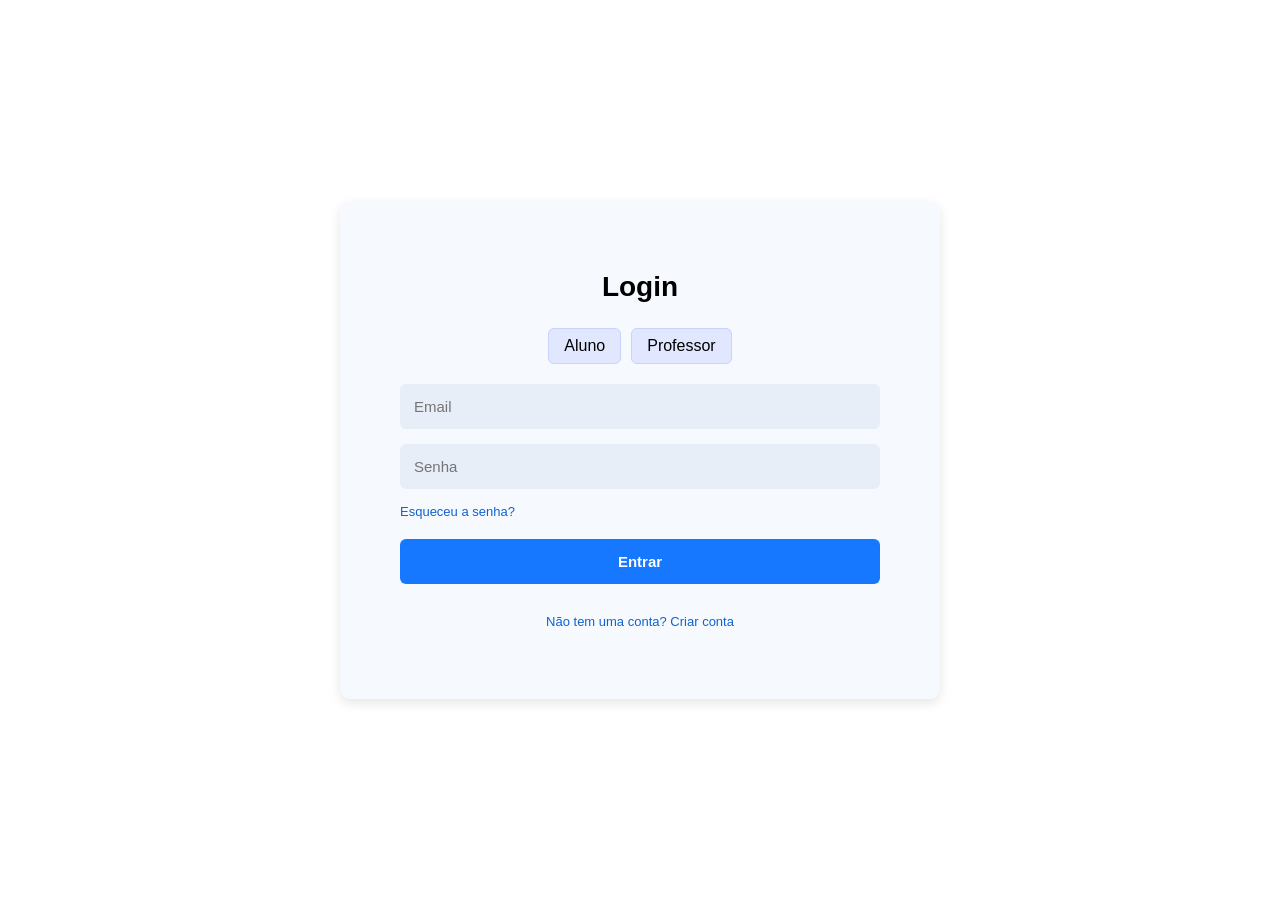
<file: projeto-nostromo_alpha_v0/index.html>
<!DOCTYPE html>
<html lang="pt-br">
<head>
    <meta charset="UTF-8">
    <meta name="viewport" content="width=device-width, initial-scale=1.0">
    <title>Login</title>
    <link rel="stylesheet" href="style.css">
    <style>
        /* Estilos básicos para a mensagem de feedback */
        #login-message {
            text-align: center;
            font-size: 0.9em;
        }
        .success {
            color: green;
        }
        .error {
            color: red;
        }

        /* Campos "falsos" escondidos (ajudam a evitar autofill) */
        .hidden-autofill {
            position: absolute;
            left: -9999px;
            top: -9999px;
            width: 1px;
            height: 1px;
            overflow: hidden;
            opacity: 0;
            pointer-events: none;
        }
    </style>
</head>
<body>
    
    <div class="login-container">
        <div class="login-box">
            <h2>Login</h2>
            <div class="radio-group">
  <input type="radio" id="aluno" name="tipo" value="aluno">
  <label for="aluno">Aluno</label>

  <input type="radio" id="professor" name="tipo" value="professor">
  <label for="professor">Professor</label>
</div>


            <!-- Definir autocomplete="off" no form e adicionar campos falsos para "enganar" o autofill -->
            <form id="login-form" autocomplete="off" novalidate>
                <!-- Campos falsos para reduzir a probabilidade do navegador preencher automaticamente -->
                <input class="hidden-autofill" type="text" name="fake-username" id="fake-username" autocomplete="username" tabindex="-1" aria-hidden="true">
                <input class="hidden-autofill" type="password" name="fake-password" id="fake-password" autocomplete="current-password" tabindex="-1" aria-hidden="true">

                <!-- Campos reais -->
                <input
                    type="email"
                    id="login-email"
                    name="email"
                    placeholder="Email"
                    required
                    autocomplete="off"
                    autocorrect="off"
                    autocapitalize="off"
                    spellcheck="false"
                >
                <input
                    type="password"
                    id="login-password"
                    name="password"
                    placeholder="Senha"
                    required
                    autocomplete="new-password"
                >
                
                <!-- Parágrafo para exibir mensagens de sucesso ou erro -->
                <p id="login-message"></p>

                <a href="#" class="forgot-password">Esqueceu a senha?</a>
                <button type="submit">Entrar</button>
            </form>
            <div class="signup-link">
                <!-- Link atualizado para a página de cadastro -->
                <a href="cadastro.html">Não tem uma conta? Criar conta</a>
            </div>
        </div>
    </div>

    <!-- Script DEFER garante que o JS só rode depois do HTML carregar -->
    <script>
    // Pequeno script para evitar/autolimpar autofill persistente do navegador.
    // Estratégia:
    // 1) Limpa valores já preenchidos.
    // 2) Temporariamente altera o atributo autocomplete para um valor aleatório,
    //    o que costuma impedir o browser de reaplicar o autofill.
    // 3) Restaura para os valores desejados depois de um curto delay.
    (function() {
        function preventAutofill() {
            try {
                const email = document.getElementById('login-email');
                const pass = document.getElementById('login-password');

                // Limpar valores que já possam ter sido preenchidos
                if (email) email.value = '';
                if (pass) pass.value = '';

                // Forçar atributos a um valor "não reconhecível" temporariamente
                if (email) {
                    email.setAttribute('autocomplete', 'nope-' + Math.random().toString(36).slice(2));
                }
                if (pass) {
                    pass.setAttribute('autocomplete', 'nope-' + Math.random().toString(36).slice(2));
                }

                // Reverter para os atributos desejados passado um pequeno delay
                setTimeout(function() {
                    if (email) {
                        email.setAttribute('autocomplete', 'off');
                    }
                    if (pass) {
                        pass.setAttribute('autocomplete', 'new-password');
                    }
                }, 250);
            } catch (e) {
                // Se algo falhar, não bloqueamos o app; apenas log para depuração
                console.warn('preventAutofill error:', e);
            }
        }

        // Executar em DOMContentLoaded e pageshow (para lidar com bfcache/back-forward)
        window.addEventListener('DOMContentLoaded', preventAutofill);
        window.addEventListener('pageshow', preventAutofill);
    })();
    </script>

    <script src="login.js" defer></script>
</body>
</html>
</file>
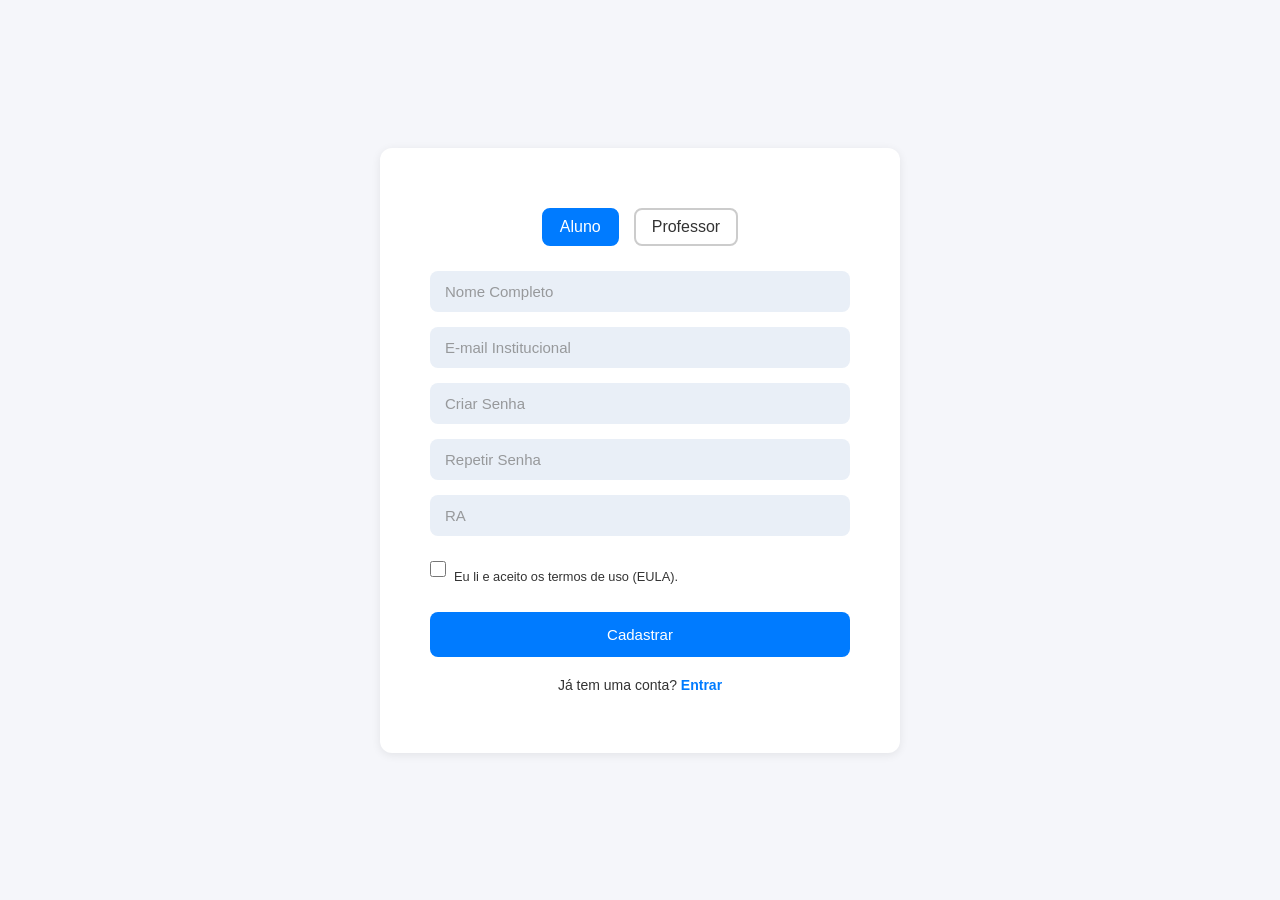
<file: projeto-nostromo_alpha_v0/cadastro.html>
<!DOCTYPE html>
<html lang="pt-BR">
<head>
    <meta charset="UTF-8">
    <meta name="viewport" content="width=device-width, initial-scale=1.0">
    <title>Cadastro</title>
    <link rel="stylesheet" href="style_cadastro.css">
    <style>
        /* Esconde o formulário de professor por padrão */
        #form-professor {
            display: none;
        }
        /* Estilos para a mensagem de feedback */
        #register-message {
            text-align: center;
            font-size: 0.9em;
            margin-top: 10px;
        }
        .success {
            color: green;
        }
        .error {
            color: red;
        }
        .eula-box {
            font-size: 0.8em;
            margin: 10px 0;
        }
        /* Campos "falsos" escondidos (ajudam a evitar autofill) */
        .hidden-autofill {
            position: absolute;
            left: -9999px;
            top: -9999px;
            width: 1px;
            height: 1px;
            overflow: hidden;
            opacity: 0;
            pointer-events: none;
        }
    </style>
</head>
<body>
<div class="wrapper">
    <div class="form-container">
    <div class="radio-group">
        <input type="radio" id="radio-aluno" name="tipo" value="aluno" checked>
        <label class="radio-label" for="radio-aluno">Aluno</label>

        <input type="radio" id="radio-professor" name="tipo" value="professor">
        <label class="radio-label" for="radio-professor">Professor</label>
    </div>


    <!-- Parágrafo para exibir mensagens de sucesso ou erro -->
    <p id="register-message"></p>

    <div class="form-container">
        <!-- Formulário de Aluno -->
        <form id="form-aluno" class="form" autocomplete="off" novalidate>
            <!-- Campos falsos para reduzir autofill -->
            <input class="hidden-autofill" type="text" name="fake-username-aluno" id="fake-username-aluno" autocomplete="username" tabindex="-1" aria-hidden="true">
            <input class="hidden-autofill" type="password" name="fake-password-aluno" id="fake-password-aluno" autocomplete="current-password" tabindex="-1" aria-hidden="true">

            <input type="text" id="reg-aluno-name" name="name" placeholder="Nome Completo" required autocomplete="off">
            <input type="email" id="reg-aluno-email" name="email" placeholder="E-mail Institucional" required autocomplete="off"> 
            <input type="password" id="reg-aluno-pass1" name="password" placeholder="Criar Senha" required autocomplete="new-password">
            <input type="password" id="reg-aluno-pass2" name="password_confirm" placeholder="Repetir Senha" required autocomplete="new-password">
            <input type="text" id="reg-aluno-ra" name="ra" placeholder="RA" required autocomplete="off">
            <div class="eula-box">
                <input type="checkbox" id="reg-aluno-eula" name="agreed_eula" required>
                <label for="reg-aluno-eula">Eu li e aceito os termos de uso (EULA).</label>
            </div>
            <button type="submit" class="btn">Cadastrar</button>
        </form>
        
        <!-- Formulário de Professor -->
        <form id="form-professor" class="form" autocomplete="off" novalidate>
            <!-- Campos falsos para reduzir autofill -->
            <input class="hidden-autofill" type="text" name="fake-username-prof" id="fake-username-prof" autocomplete="username" tabindex="-1" aria-hidden="true">
            <input class="hidden-autofill" type="password" name="fake-password-prof" id="fake-password-prof" autocomplete="current-password" tabindex="-1" aria-hidden="true">

            <input type="text" id="reg-prof-name" name="name" placeholder="Nome Completo" required autocomplete="off">
            <input type="email" id="reg-prof-email" name="email" placeholder="E-mail Institucional" required autocomplete="off">
            <input type="password" id="reg-prof-pass1" name="password" placeholder="Criar Senha" required autocomplete="new-password">
            <input type="password" id="reg-prof-pass2" name="password_confirm" placeholder="Repetir Senha" required autocomplete="new-password">
            <input type="text" id="reg-prof-reg" name="registration_number" placeholder="Cadastro" required autocomplete="off">
            <div class="eula-box">
                <input type="checkbox" id="reg-prof-eula" name="agreed_eula" required>
                <label for="reg-prof-eula">Eu li e aceito os termos de uso (EULA).</label>
            </div>
            <button type="submit" class="btn">Cadastrar</button>
        </form>
    </div>
    
    <div class="login-link">
        <a href="index.html">Já tem uma conta? <span>Entrar</span></a>
    </div>
</div>

<script>
/*
  Script anti-autofill:
  - Limpa valores já preenchidos automaticamente
  - Temporariamente define autocomplete para um valor aleatório (reduce autofill attempts)
  - Reverte para os atributos desejados após um pequeno delay
  Funciona para ambos formulários (aluno e professor) e lida com bfcache (pageshow).
*/
(function() {
    function preventAutofillForForm(formId, emailInputId, passInputIds) {
        try {
            const form = document.getElementById(formId);
            if (!form) return;

            // Campos de email e passwords reais
            const emailEl = document.getElementById(emailInputId);
            const passEls = passInputIds.map(id => document.getElementById(id)).filter(Boolean);

            // Limpar valores já preenchidos
            if (emailEl) emailEl.value = '';
            passEls.forEach(el => el.value = '');

            // Temporariamente "quebrar" o autocomplete para este formulário
            if (emailEl) emailEl.setAttribute('autocomplete', 'nope-' + Math.random().toString(36).slice(2));
            passEls.forEach(el => el.setAttribute('autocomplete', 'nope-' + Math.random().toString(36).slice(2)));

            // Reverter depois de um pequeno delay para os valores desejados
            setTimeout(() => {
                if (emailEl) emailEl.setAttribute('autocomplete', 'off');
                passEls.forEach(el => el.setAttribute('autocomplete', 'new-password'));
            }, 250);
        } catch (e) {
            console.warn('preventAutofillForForm error:', e);
        }
    }

    function preventAutofill() {
        // Aluno: email id = reg-aluno-email, senha ids = reg-aluno-pass1, reg-aluno-pass2
        preventAutofillForForm('form-aluno', 'reg-aluno-email', ['reg-aluno-pass1', 'reg-aluno-pass2']);

        // Professor: email id = reg-prof-email, senha ids = reg-prof-pass1, reg-prof-pass2
        preventAutofillForForm('form-professor', 'reg-prof-email', ['reg-prof-pass1', 'reg-prof-pass2']);
    }

    window.addEventListener('DOMContentLoaded', preventAutofill);
    window.addEventListener('pageshow', preventAutofill);
})();
</script>

<script src="cadastro.js" defer></script>
</body>
</html>
</file>
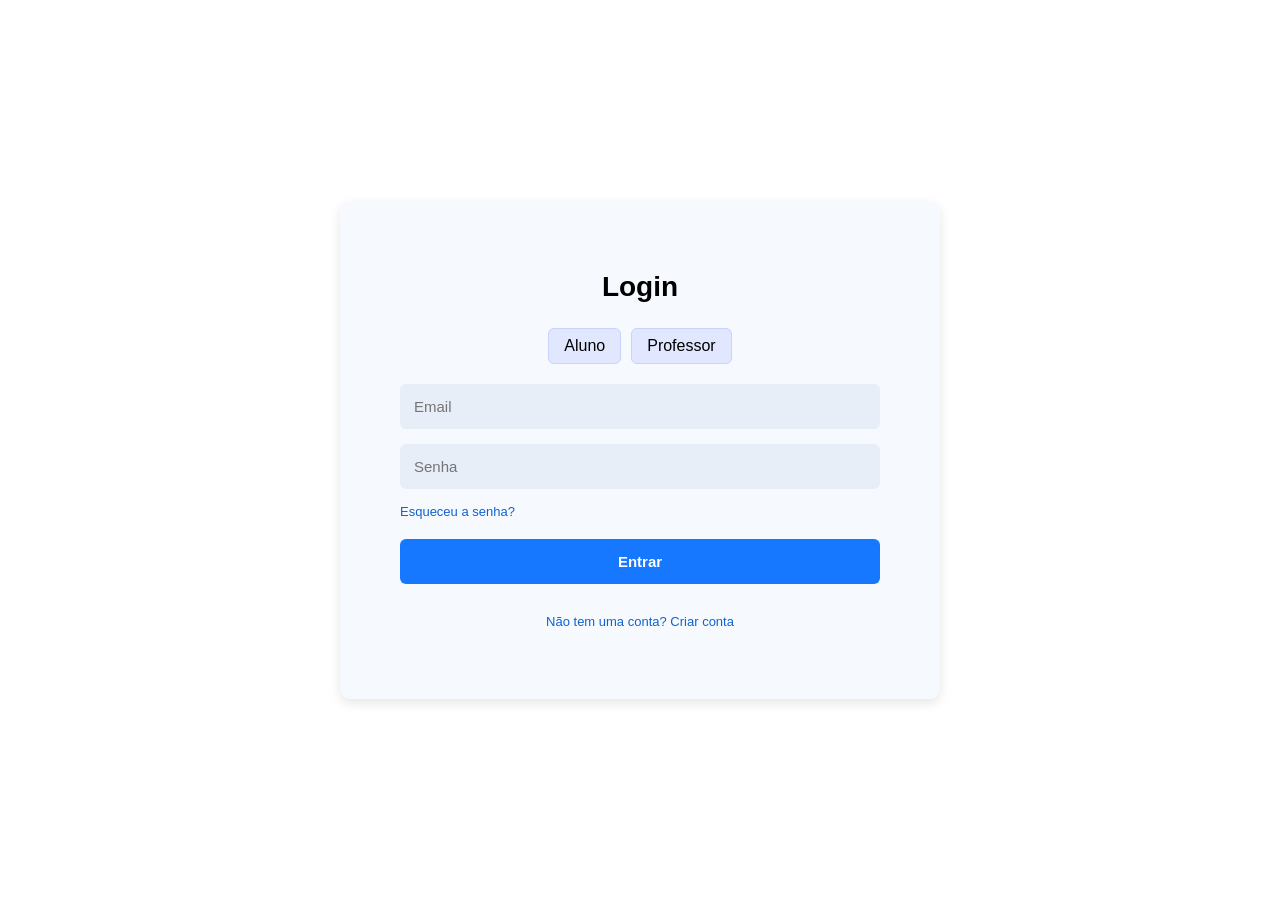
<file: projeto-nostromo_alpha_v0/main.html>
<!DOCTYPE html>
<html lang="pt-br">
<head>
  <meta charset="UTF-8">
  <meta name="viewport" content="width=device-width, initial-scale=1.0">
  <title>Painel Acadêmico</title>
  
  <!-- Importando a fonte Poppins -->
  <link rel="preconnect" href="https://fonts.googleapis.com">
  <link rel="preconnect" href="https://fonts.gstatic.com" crossorigin>
  <link href="https://fonts.googleapis.com/css2?family=Poppins:wght@400;600&display=swap" rel="stylesheet">

  <!-- Linkando ao arquivo main.css externo -->
  <link rel="stylesheet" href="main.css">
  
</head>
<body>
    <div class="container">
        <header>
            <!-- O JavaScript irá preencher este h1 -->
            <h1 id="welcome-message">Carregando...</h1>
            <p>Acesse seus recursos acadêmicos.</p>
        </header>

        <main>
            <div class="cards">
                <!-- Card de Notas (com alerta JS) -->
                <div class="card notas" id="card-notas">
                    <div class="icon">🎓</div>
                    <h2>Notas</h2>
                    <p>Suas notas</p>
                </div>

                <!-- Card de Salas (Link para salas.html) -->
                <a href="salas.html" class="card-link">
                    <div class="card salas">
                        <div class="icon">👥</div>
                        <h2>Salas</h2>
                        <p>Salas de aula</p>
                    </div>
                </a>
            </div>
        </main>
    </div>

    <footer>
        <nav class="bottom-nav">
            <!-- Link Home (Ativo) -->
            <a href="main.html" class="active">
                <div class="nav-icon">🏠</div>
                <span>Home</span>
            </a>
            <!-- Link Notas (com alerta JS) -->
            <a href="#" id="nav-notas">
                <div class="nav-icon">🎓</div>
                <span>Notas</span>
            </a>
            <!-- Link Salas -->
            <a href="salas.html">
                <div class="nav-icon">👥</div>
                <span>Salas</span>
            </a>
            <!-- Link Perfil (NOVO) -->
            <a href="perfil.html">
                <div class="nav-icon">👤</div>
                <span>Perfil</span>
            </a>
        </nav>
    </footer>

    <!-- SCRIPT DE AUTENTICAÇÃO E LÓGICA DA PÁGINA -->
    <script>
        // Espera o DOM (a página) carregar
        document.addEventListener("DOMContentLoaded", async () => {
            const welcomeMessage = document.getElementById("welcome-message");
            
            // --- 1. VERIFICAÇÃO DE AUTENTICAÇÃO ---
            try {
                // Tenta buscar os dados do perfil.
                // 'credentials: "include"' é ESSENCIAL para enviar o cookie HttpOnly
                const response = await fetch("http://127.0.0.1:5000/api/profile", {
                    method: "GET",
                    headers: {
                        "Content-Type": "application/json",
                    },
                    // Esta linha diz ao navegador para enviar o cookie seguro (HttpOnly)
                    credentials: "include" 
                });

                if (response.ok) {
                    // Se o cookie for válido (OK 200)
                    const userData = await response.json();
                    // Preenche a mensagem de boas-vindas
                    welcomeMessage.textContent = `Bem-vindo(a), ${userData.name}!`;
                
                } else {
                    // Se o cookie for inválido ou inexistente (401, 404, etc)
                    // Redireciona para o login
                    console.log("Não autenticado. Redirecionando para login.");
                    window.location.href = "index.html"; 
                }
            } catch (error) {
                // Erro de rede (servidor offline, etc)
                console.error("Erro de conexão ao buscar perfil:", error);
                welcomeMessage.textContent = "Erro de conexão.";
                // Também redireciona se não conseguir conectar ao servidor
                window.location.href = "index.html";
            }

            // --- 2. Lógica para os botões "Notas" (placeholders) ---
            document.getElementById("card-notas").addEventListener("click", () => {
                alert("Módulo de Notas em construção!");
            });
            document.getElementById("nav-notas").addEventListener("click", (e) => {
                e.preventDefault(); // Impede o link de navegar
                alert("Módulo de Notas em construção!");
            });
        });
    </script>
</body>
</html>
</file>
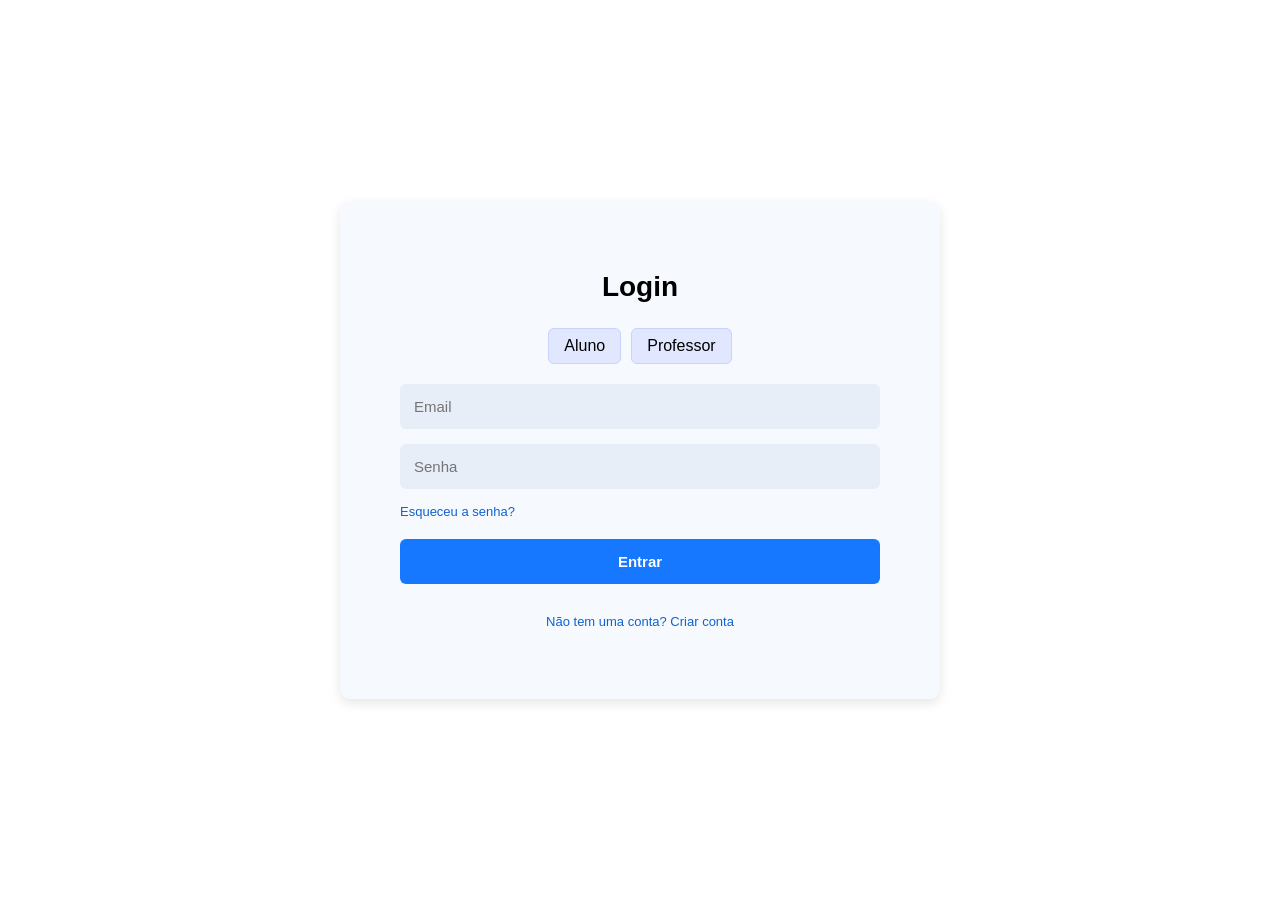
<file: projeto-nostromo_alpha_v0/perfil.html>
<!DOCTYPE html>
<html lang="pt-br">
<head>
    <meta charset="UTF-8">
    <meta name="viewport" content="width=device-width, initial-scale=1.0">
    <title>Meu Perfil</title>
    <!-- Link para o seu CSS de perfil -->
    <link rel="stylesheet" href="perfil.css">
</head>
<body>
    <div class="container">
        <header>
            <!-- O JavaScript irá preencher este h1 -->
            <h1 id="profile-name">Carregando Perfil...</h1>
            <!-- O JavaScript irá preencher este p -->
            <p id="profile-email">...</p>
        </header>

        <main>
            <div class="profile-info">
                <h2>Informações da Conta</h2>
                <div class="info-item">
                    <strong>Nome:</strong>
                    <!-- O JS preenche aqui -->
                    <span id="info-name">...</span>
                </div>
                <div class="info-item">
                    <strong>Email:</strong>
                    <!-- O JS preenche aqui -->
                    <span id="info-email">...</span>
                </div>
                <div class="info-item">
                    <strong>Tipo de Conta:</strong>
                    <!-- O JS preenche aqui -->
                    <span id="info-type">...</span>
                </div>
            </div>

            <!-- NOVOS BOTÕES DE AÇÃO -->
            <div class="actions-container">
                <!-- Botão de Sair (Logout) -->
                <button id="logout-button" class="btn btn-logout">Sair (Logout)</button>
                
                <!-- Botão de Excluir Conta -->
                <button id="delete-button" class="btn btn-delete">Excluir Conta</button>
            </div>
        </main>
    </div>

    <footer>
        <nav class="bottom-nav">
            <!-- Link Home -->
            <a href="main.html">
                <div class="nav-icon">🏠</div>
                <span>Home</span>
            </a>
            <!-- Link Notas (Placeholder) -->
            <a href="#" id="nav-notas-perfil">
                <div class="nav-icon">🎓</div>
                <span>Notas</span>
            </a>
            <!-- Link Salas -->
            <a href="salas.html">
                <div class="nav-icon">👥</div>
                <span>Salas</span>
            </a>
            <!-- Link Perfil (Ativo) -->
            <a href="perfil.html" class="active">
                <div class="nav-icon">👤</div>
                <span>Perfil</span>
            </a>
        </nav>
    </footer>

    <!-- SCRIPT DE AUTENTICAÇÃO E LÓGICA DA PÁGINA -->
    <script>
        // Espera o DOM (a página) carregar
        document.addEventListener("DOMContentLoaded", async () => {
            
            // --- 1. VERIFICAÇÃO DE AUTENTICAÇÃO E CARREGAMENTO DE DADOS ---
            let currentUserEmail = null; // Vamos guardar o email para a função de exclusão
            let currentUserType = null;  // Vamos guardar o tipo para a função de exclusão

            try {
                // Tenta buscar os dados do perfil (enviando o cookie automaticamente)
                const response = await fetch("http://127.0.0.1:5000/api/profile", {
                    method: "GET",
                    headers: { "Content-Type": "application/json" },
                    credentials: "include" // ESSENCIAL para enviar o cookie HttpOnly
                });

                if (response.ok) {
                    // Se o cookie for válido (OK 200)
                    const userData = await response.json();
                    
                    // Guarda os dados para uso posterior (na exclusão)
                    currentUserEmail = userData.email;
                    currentUserType = userData.user_type;

                    // Preenche todos os campos na página
                    document.getElementById("profile-name").textContent = `Perfil de ${userData.name}`;
                    document.getElementById("profile-email").textContent = userData.email;
                    document.getElementById("info-name").textContent = userData.name;
                    document.getElementById("info-email").textContent = userData.email;
                    // Converte 'student'/'teacher' para um formato amigável
                    document.getElementById("info-type").textContent = userData.user_type === 'student' ? 'Estudante' : 'Professor';
                
                } else {
                    // Se o cookie for inválido ou inexistente (401, etc)
                    console.log("Não autenticado. Redirecionando para login.");
                    window.location.href = "index.html"; // Redireciona para o login
                }
            } catch (error) {
                // Erro de rede (servidor offline, etc)
                console.error("Erro de conexão ao buscar perfil:", error);
                // Redireciona se não conseguir conectar
                window.location.href = "index.html";
            }

            // --- 2. LÓGICA DO BOTÃO DE LOGOUT ---
            const logoutButton = document.getElementById("logout-button");
            if (logoutButton) {
                logoutButton.addEventListener("click", async () => {
                    try {
                        // Chama a API de logout
                        await fetch("http://127.0.0.1:5000/api/logout", {
                            method: "POST",
                            credentials: "include" // Envia o cookie para o servidor invalidar
                        });
                    } catch (error) {
                        console.error("Erro ao fazer logout:", error);
                    } finally {
                        // Independentemente do resultado da API, limpa o front-end e redireciona
                        console.log("Logout efetuado. Redirecionando.");
                        window.location.href = "index.html";
                    }
                });
            }

            // --- 3. LÓGICA DO BOTÃO DE EXCLUIR CONTA ---
            const deleteButton = document.getElementById("delete-button");
            if (deleteButton) {
                deleteButton.addEventListener("click", async () => {
                    
                    // Pede confirmação dupla
                    const confirmDelete = confirm("ATENÇÃO!\nTem certeza que deseja excluir sua conta?\n\nEsta ação é irreversível e todos os seus dados serão perdidos.");
                    
                    if (confirmDelete && currentUserEmail && currentUserType) {
                        try {
                            // Chama a nova API de exclusão (DELETE)
                            const response = await fetch("http://127.0.0.1:5000/api/delete-account", {
                                method: "DELETE",
                                credentials: "include" // Envia o cookie para autenticação
                            });

                            if (response.ok) {
                                // Se a exclusão foi OK (200)
                                alert("Conta excluída com sucesso.");
                                console.log("Conta excluída. Redirecionando.");
                                window.location.href = "index.html"; // Redireciona
                            } else {
                                // Se deu erro (401, 500...)
                                const errorData = await response.json();
                                alert(`Erro ao excluir a conta: ${errorData.error}`);
                            }
                        } catch (error) {
                            console.error("Erro na requisição de exclusão:", error);
                            alert("Erro de conexão ao tentar excluir a conta.");
                        }
                    } else if (!confirmDelete) {
                        // Usuário cancelou
                        alert("Exclusão cancelada.");
                    }
                });
            }

            // --- 4. Lógica do placeholder "Notas" ---
            const navNotas = document.getElementById("nav-notas-perfil");
            if (navNotas) {
                navNotas.addEventListener("click", (e) => {
                    e.preventDefault();
                    alert("Módulo de Notas em construção!");
                });
            }
        });
    </script>
</body>
</html>
</file>
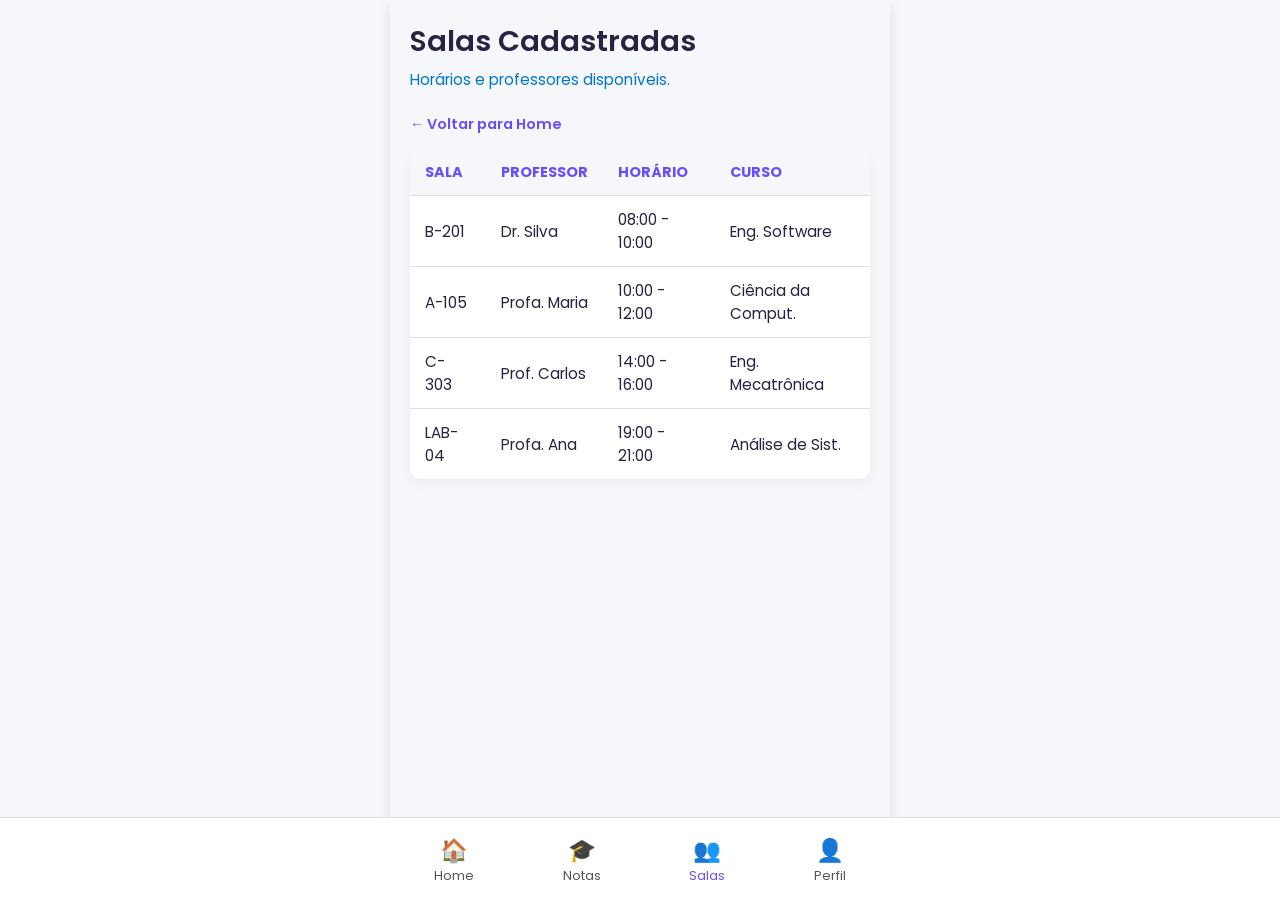
<file: projeto-nostromo_alpha_v0/salas.html>
<!DOCTYPE html>
<html lang="pt-br">
<head>
  <meta charset="UTF-8">
  <meta name="viewport" content="width=device-width, initial-scale=1.0">
  <title>Salas - Painel Acadêmico</title>
  
  <!-- Importando a fonte Poppins -->
  <link rel="preconnect" href="https://fonts.googleapis.com">
  <link rel="preconnect" href="https://fonts.gstatic.com" crossorigin>
  <link href="https://fonts.googleapis.com/css2?family=Poppins:wght@400;600&display=swap" rel="stylesheet">

  <!-- Chamando o arquivo CSS externo -->
  <link rel="stylesheet" href="salas.css">

</head>
<body>
  
  <div class="container">
<!-- ... (O restante do HTML permanece exatamente o mesmo) ... -->
    <header>
      <h1 id="header-title">Salas Cadastradas</h1>
      <p id="header-subtitle">Horários e professores disponíveis.</p>
    </header>

    <main>
      <!-- 
        TABELA DE SALAS (Visível) 
      -->
      <div id="view-salas">
        <div class="table-container">
          
          <!-- Botão de Voltar -->
          <a href="main.html" class="btn-back">&larr; Voltar para Home</a>

          <table class="rooms-table">
            <thead>
              <tr>
                <th>Sala</th>
                <th>Professor</th>
                <th>Horário</th>
                <th>Curso</th>
              </tr>
            </thead>
            <tbody>
              <!-- Dados de Exemplo -->
              <tr>
                <td>B-201</td>
                <td>Dr. Silva</td>
                <td>08:00 - 10:00</td>
                <td>Eng. Software</td>
              </tr>
              <tr>
                <td>A-105</td>
                <td>Profa. Maria</td>
                <td>10:00 - 12:00</td>
                <td>Ciência da Comput.</td>
              </tr>
              <tr>
                <td>C-303</td>
                <td>Prof. Carlos</td>
                <td>14:00 - 16:00</td>
                <td>Eng. Mecatrônica</td>
              </tr>
              <tr>
                <td>LAB-04</td>
                <td>Profa. Ana</td>
                <td>19:00 - 21:00</td>
                <td>Análise de Sist.</td>
              </tr>
            </tbody>
          </table>
        </div>
      </div>
    </main>
  </div>

  <footer>
    <nav class="bottom-nav">
      <!-- "Home" não está ativo -->
      <a href="main.html" id="nav-home">
        <div class="nav-icon">🏠</div>
        <span>Home</span>
      </a>
      <a href="#" id="nav-notas">
        <div class="nav-icon">🎓</div>
        <span>Notas</span>
      </a>
      <!-- "Salas" é o ativo -->
      <a href="#" class="active" id="nav-salas">
        <div class="nav-icon">👥</div>
        <span>Salas</span>
      </a>
      <a href="perfil.html">
        <div class="nav-icon">👤</div>
        <span>Perfil</span>
      </a>
    </nav>
  </footer>

  <!-- 
    SCRIPT (Opcional, apenas para o botão de Notas)
  -->
  <script>
    document.addEventListener('DOMContentLoaded', () => {
      const navNotas = document.getElementById('nav-notas');
      if (navNotas) {
        navNotas.addEventListener('click', (e) => {
          e.preventDefault();
          alert('A seção "Notas" ainda será implementada.');
        });
      }
    });
  </script>
</body>
</html>
</file>
<file: projeto-nostromo_alpha_v0/style.css>
/* ============================= */
/* RESET BÁSICO */
/* ============================= */
* {
  margin: 0;
  padding: 0;
  box-sizing: border-box;
}

/* ============================= */
/* BASE GERAL */
/* ============================= */
body {
  font-family: 'Segoe UI', sans-serif;
  display: flex;
  justify-content: center;
  align-items: center;
  min-height: 100vh;
  transition: background-color 0.3s, color 0.3s;
}

/* ============================= */
/* CONTAINER PRINCIPAL */
/* ============================= */
.login-container {
  background-color: #f6fafe;
  padding: 40px 30px;
  border-radius: 10px;
  width: 90%;
  max-width: 420px; /* 🔹 base inicial mais confortável */
  box-shadow: 0 4px 12px rgba(0, 0, 0, 0.1);
  transition: all 0.3s ease;
}

/* ============================= */
/* TÍTULO */
/* ============================= */
.login-box h2 {
  text-align: center;
  margin-bottom: 25px;
  color: #000;
}

/* ============================= */
/* INPUTS */
/* ============================= */
.login-box input[type="email"],
.login-box input[type="password"] {
  width: 100%;
  padding: 12px;
  margin-bottom: 15px;
  border: none;
  border-radius: 6px;
  background-color: #e7eef8;
  font-size: 14px;
}

/* ============================= */
/* BOTÕES DE SELEÇÃO (Aluno/Professor) */
/* ============================= */
.radio-group {
  display: flex;
  justify-content: center;
  gap: 10px;
  margin-bottom: 20px;
}

.radio-group input[type="radio"] {
  display: none;
}

.radio-group label {
  background-color: #e0e7ff;
  color: #000;
  padding: 8px 15px;
  border-radius: 6px;
  cursor: pointer;
  transition: all 0.3s ease;
  border: 1px solid #c7d2fe;
}

.radio-group input[type="radio"]:checked + label {
  background-color: #1677ff;
  color: #fff;
  font-weight: bold;
}



/* ============================= */
/* LINKS E BOTÕES */
/* ============================= */
.forgot-password {
  display: block;
  text-align: left;
  font-size: 13px;
  color: #0f62d1;
  margin-bottom: 20px;
  text-decoration: none;
}

.forgot-password:hover {
  text-decoration: underline;
}

.login-box button {
  width: 100%;
  padding: 12px;
  background-color: #1677ff;
  color: #fff;
  font-weight: bold;
  border: none;
  border-radius: 6px;
  font-size: 14px;
  cursor: pointer;
  transition: background-color 0.3s ease, transform 0.2s ease;
}

.login-box button:hover {
  background-color: #0f62d1;
  transform: scale(1.03);
}

  .radio:hover {
    background-color: #f0f0f0;
  }


.signup-link {
  margin-top: 30px;
  text-align: center;
  font-size: 13px;
}

.signup-link a {
  text-decoration: none;
  color: #0f62d1;
}

.signup-link a:hover {
  text-decoration: underline;
}

/* ============================= */
/* 🌙 DARK MODE */
/* ============================= */
@media (prefers-color-scheme: dark) {
  body {
    background-color: #1c1231;
    color: #e0e0e0;
  }

  .login-container {
    background-color: #2a1f3d;
    max-width: 520px; /* 🔹 agora igual ao modo claro */
    padding: 50px 40px;
    box-shadow: 0 0 20px rgba(0, 0, 0, 0.5);
  }

  .login-box h2 {
    color: #ffffff;
    font-weight: bold;
  }

  .login-box input[type="email"],
  .login-box input[type="password"] {
    background-color: #3b2a57;
    color: #fff;
  }

  .login-box input::placeholder {
    color: #bdbdbd;
  }

  .radio-group label {
    background-color: #2a1f3d;
    color: #ccc;
    border: 1px solid #4c3780;
  }

  .radio-group input[type="radio"]:checked + label {
    background-color: #4c3780;
    color: #fff;
  }

    .radio:hover {
    background-color: #3a2a55;
  }

  .forgot-password {
    color: #3399ff;
  }

  .login-box button {
    background-color: #007bff;
  }

  .login-box button:hover {
    background-color: #3399ff;
  }

  .signup-link {
    color: #ccc;
  }

  .signup-link a {
    color: #3399ff;
    font-weight: bold;
  }
}

/* ============================= */
/* 💻 RESPONSIVIDADE */
/* ============================= */
@media (min-width: 768px) {
  .login-container {
    max-width: 520px;
    padding: 60px 50px;
  }

  .login-box h2 {
    font-size: 26px;
  }

  .login-box input[type="email"],
  .login-box input[type="password"] {
    font-size: 15px;
    padding: 14px;
  }

  .login-box button {
    font-size: 15px;
    padding: 14px;
  }
}

@media (min-width: 1200px) {
  .login-container {
    max-width: 600px; /* 🔹 aumento sutil para monitores grandes */
    padding: 70px 60px;
  }

  .login-box h2 {
    font-size: 28px;
  }
}
</file>
<file: projeto-nostromo_alpha_v0/style_cadastro.css>
/* ============================= */
/* RESET BÁSICO */
/* ============================= */
* {
  margin: 0;
  padding: 0;
  box-sizing: border-box;
  font-family: "Segoe UI", sans-serif;
}

/* ============================= */
/* ESTILOS GERAIS (COMUNS AOS DOIS TEMAS) */
/* ============================= */
body {
  display: flex;
  justify-content: center;
  align-items: center;
  min-height: 100vh;
  transition: background-color 0.3s, color 0.3s;
}

.wrapper {
  border-radius: 12px;
  box-shadow: 0 0 20px rgba(0, 0, 0, 0.15);
  padding: 40px 30px;
  width: 100%;
  max-width: 520px;
  transition: background-color 0.3s, color 0.3s, box-shadow 0.3s;
}

/* ============================= */
/* RÁDIOS */
/* ============================= */
.radio-group {
  display: flex;
  justify-content: center;
  align-items: center;
  gap: 15px;
  margin-bottom: 25px;
}

.radio-group input[type="radio"] {
  display: none;
}

.radio-label {
  display: inline-block;
  padding: 8px 16px;
  border: 2px solid;
  border-radius: 8px;
  cursor: pointer;
  transition: all 0.3s ease;
  font-weight: 500;
  user-select: none;
}

.radio-group input[type="radio"]:checked + .radio-label {
  color: #fff;
}

/* ============================= */
/* CAMPOS */
/* ============================= */
.form input {
  width: 100%;
  padding: 12px 15px;
  margin-bottom: 15px;
  border: none;
  border-radius: 8px;
  font-size: 14px;
  transition: background-color 0.3s, color 0.3s;
}

.form input::placeholder {
  opacity: 0.7;
}

/* ============================= */
/* EULA */
/* ============================= */
.eula-box {
  display: flex;
  align-items: center;
  justify-content: flex-start;
  gap: 8px;
  text-align: left;
  font-size: 0.85em;
  margin: 10px 0 20px;
}

.eula-box input[type="checkbox"] {
  width: 16px;
  height: 16px;
  cursor: pointer;
}

/* ============================= */
/* BOTÃO */
/* ============================= */
.btn {
  width: 100%;
  border: none;
  border-radius: 8px;
  padding: 12px;
  font-size: 16px;
  cursor: pointer;
  margin-top: 10px;
  transition: background-color 0.3s, transform 0.2s;
}

.btn:hover {
  transform: scale(1.03);
}

/* ============================= */
/* LINK DE LOGIN */
/* ============================= */
.login-link {
  text-align: center;
  margin-top: 20px;
  font-size: 14px;
}

.login-link a {
  text-decoration: none;
  transition: color 0.3s;
}

/* ============================= */
/* 🌞 LIGHT MODE */
/* ============================= */
@media (prefers-color-scheme: light) {
  body {
    background-color: #f5f6fa;
    color: #333;
  }

  .wrapper {
    background-color: #ffffff;
    box-shadow: 0 2px 10px rgba(0, 0, 0, 0.08);
  }

  .radio-label {
    color: #333;
    border-color: #ccc;
    background-color: #fff;
  }

  .radio-label:hover {
    background-color: #f0f0f0;
  }

  .radio-group input[type="radio"]:checked + .radio-label {
    background-color: #007bff;
    border-color: #007bff;
  }

  .form input {
    background-color: #e9eff7;
    color: #000;
  }

  .btn {
    background-color: #007bff;
    color: #fff;
  }

  .btn:hover {
    background-color: #0056cc;
  }

  .login-link a {
    color: #333;
  }

  .login-link span {
    color: #007bff;
    font-weight: bold;
  }
}

/* ============================= */
/* 🌙 DARK MODE */
/* ============================= */
@media (prefers-color-scheme: dark) {
  body {
    background-color: #1c1231;
    color: #e0e0e0;
  }

  .wrapper {
    background-color: #2a1f3d;
    box-shadow: 0 0 20px rgba(0, 0, 0, 0.5);
  }

  .radio-label {
    border-color: #4c3780;
    color: #ccc;
    background-color: #2a1f3d;
  }

  .radio-label:hover {
    background-color: #3a2a55;
  }

  .radio-group input[type="radio"]:checked + .radio-label {
    background-color: #4c3780;
    border-color: #4c3780;
  }

  .form input {
    background-color: #3b2a57;
    color: #fff;
  }

  .btn {
    background-color: #007bff;
    color: white;
  }

  .btn:hover {
    background-color: #3399ff;
  }

  .login-link a {
    color: #ccc;
  }

  .login-link span {
    color: #3399ff;
    font-weight: bold;
  }
}

/* ============================= */
/* 💻 RESPONSIVIDADE */
/* ============================= */
@media (min-width: 768px) {
  .wrapper {
    padding: 50px 40px;
  }
}

@media (min-width: 1024px) {
  .wrapper {
    padding: 60px 50px;
  }

  .form input {
    font-size: 15px;
  }

  .btn {
    font-size: 15px;
    padding: 14px;
  }
}
</file>
<file: projeto-nostromo_alpha_v0/main.css>
/* ========================= */
/* RESET E BASE              */
/* ========================= */
* {
  margin: 0;
  padding: 0;
  box-sizing: border-box;
  font-family: 'Poppins', sans-serif;
}

body {
  background-color: #f5f7fa;
  display: flex;
  justify-content: center;
  align-items: center;
  flex-direction: column;
  min-height: 100vh;
  color: #2b2140;
  transition: background-color 0.3s ease, color 0.3s ease;
}

/* ========================= */
/* CONTAINER E HEADER        */
/* ========================= */
.container {
  background-color: #ffffff;
  box-shadow: 0 4px 12px rgba(0, 0, 0, 0.1);
  border-radius: 12px;
  padding: 30px 25px;
  width: 90%;
  max-width: 500px;
  margin-bottom: 80px; /* espaço para o footer fixo */
  transition: all 0.3s ease;
}

header {
  margin-bottom: 30px;
  text-align: center;
}

header h1 {
  font-size: 1.8rem;
  color: #2b2140;
  font-weight: 600;
}

header p {
  color: #0077cc;
  font-size: 0.95rem;
  margin-top: 5px;
}

/* ========================= */
/* CARDS                     */
/* ========================= */
.cards {
  display: flex;
  justify-content: center;
  align-items: center;
  gap: 25px;
  margin-top: 40px;
  flex-wrap: wrap;
}

.card-link {
  text-decoration: none;
}

.card {
  width: 160px;
  height: 130px;
  border-radius: 12px;
  display: flex;
  flex-direction: column;
  justify-content: center;
  align-items: center;
  cursor: pointer;
  transition: transform 0.2s ease, box-shadow 0.2s ease;
}

.card:hover {
  transform: scale(1.05);
  box-shadow: 0 6px 15px rgba(0, 0, 0, 0.15);
}

.card .icon {
  font-size: 2.2rem;
  margin-bottom: 10px;
}

.card h2 {
  font-size: 1.1rem;
  font-weight: 600;
}

.card p {
  font-size: 0.9rem;
  color: #555;
}

/* Cores específicas */
.card.notas {
  background-color: #ffe2cc;
  color: #5a2d00;
}

.card.salas {
  background-color: #cfeeff;
  color: #023047;
}

/* ========================= */
/* FOOTER / NAV INFERIOR     */
/* ========================= */
footer {
  background-color: #ffffff;
  border-top: 1px solid #e0e0e0;
  position: fixed;
  bottom: 0;
  width: 100%;
  z-index: 10;
  transition: background-color 0.3s ease;
}

.bottom-nav {
  display: flex;
  justify-content: space-around;
  padding: 10px 0;
  max-width: 600px;
  margin: 0 auto;
}

.bottom-nav a {
  text-decoration: none;
  color: #555;
  font-size: 0.85rem;
  display: flex;
  flex-direction: column;
  align-items: center;
  transition: color 0.3s;
  padding: 5px;
}

.bottom-nav a .nav-icon {
  font-size: 1.4rem;
}

.bottom-nav a.active {
  color: #6a4cff;
}

.bottom-nav a:hover {
  color: #8d6cff;
}

/* ========================= */
/* RESPONSIVIDADE DESKTOP    */
/* ========================= */
@media (min-width: 768px) {
  .container {
    max-width: 600px;
    padding: 40px;
  }

  header h1 {
    font-size: 2rem;
  }

  .card {
    width: 180px;
    height: 140px;
  }

  .bottom-nav a {
    font-size: 0.9rem;
  }
}

@media (min-width: 1024px) {
  body {
    background: linear-gradient(135deg, #eaf2ff 0%, #f8faff 100%);
  }

  .container {
    max-width: 720px;
    padding: 50px;
  }

  .card {
    width: 200px;
    height: 150px;
  }

  header h1 {
    font-size: 2.2rem;
  }
}

/* ========================= */
/* MODO DARK AUTOMÁTICO      */
/* ========================= */
@media (prefers-color-scheme: dark) {
  body {
    background-color: #1c1231;
    color: #f0f0f0;
  }

  .container {
    background-color: #2a1f3d;
    box-shadow: 0 0 18px rgba(0, 0, 0, 0.5);
  }

  header h1 {
    color: #ffffff;
  }

  header p {
    color: #6ec3ff;
  }

  .card.notas {
    background-color: #ffb68f;
    color: #3a1e0b;
  }

  .card.salas {
    background-color: #8fd4ff;
    color: #042a3a;
  }

  footer {
    background-color: #2a1f3d;
    border-top: 1px solid #3c2d55;
  }

  .bottom-nav a {
    color: #a8a0c5;
  }

  .bottom-nav a.active {
    color: #b78cff;
  }

  .bottom-nav a:hover {
    color: #d2b8ff;
  }
}
</file>
<file: projeto-nostromo_alpha_v0/perfil.css>
/* Estilo geral - MODO LIGHT */
* {
    margin: 0;
    padding: 0;
    box-sizing: border-box;
    font-family: 'Poppins', sans-serif;
}

body {
    background-color: #f5f7fa; /* Fundo claro suave */
    display: flex;
    justify-content: flex-start; /* em vez de center */
    align-items: center;
    color: #2b2140; /* Texto escuro principal */
    flex-direction: column;
    min-height: 100vh;
    padding-top: 30px; /* para dar espaço acima */
}

/* Container e header */
.container {
    width: 100%;
    max-width: 480px; /* Largura máxima para manter a aparência de app */
    box-shadow: 0 4px 12px rgba(0, 0, 0, 0.1);
    background-color: #ffffff;
    flex: 1;
    display: flex;
    flex-direction: column;
    padding: 20px 20px;
    margin-bottom: 80px; /* evita sobreposição pelo footer fixo */
}

header {
    text-align: center;
    padding-bottom: 20px;
    border-bottom: 1px solid #eee;
}

header h1 {
    font-size: 1.8rem;
    color: #2b2140;
    font-weight: 600;
}

header p {
    color: #0077cc; /* Azul leve para contraste */
    font-size: 0.95rem;
    margin-top: 5px;
}

/* Conteúdo principal */
main {
    padding: 20px 0;
}

.profile-info {
    background-color: #f9f9f9;
    border-radius: 10px;
    padding: 20px;
}

.profile-info h2 {
    font-size: 1.2rem;
    color: #2b2140;
    font-weight: 600;
    margin-bottom: 15px;
    border-bottom: 1px solid #e0e0e0;
    padding-bottom: 10px;
}

.info-item {
    font-size: 1rem;
    margin-bottom: 10px;
    display: flex;
    justify-content: space-between;
}

.info-item strong {
    color: #555;
    margin-right: 10px;
}

.info-item span {
    color: #2b2140;
    font-weight: 500;
    word-break: break-all; /* Para emails longos não quebrarem o layout */
}

/* Botões de Ação */
.actions-container {
    margin-top: 30px;
    display: flex;
    flex-direction: column;
    gap: 15px; /* Espaço entre os botões */
}

.btn {
    width: 100%;
    padding: 14px;
    border: none;
    border-radius: 8px;
    font-size: 0.95rem;
    font-weight: 600;
    cursor: pointer;
    transition: background-color 0.2s ease, transform 0.1s ease;
}

.btn:active {
    transform: scale(0.98);
}

/* Botão de Logout (NOVO) */
.btn-logout {
    background-color: #ffd659;
    color: #2b2140;
}

.btn-logout:hover {
    background-color: #ffdf73;
}

/* Botão de Excluir */
.btn-delete {
    background-color: #dc3545; /* Vermelho perigo */
    color: white;
}

.btn-delete:hover {
    background-color: #e04b59;
}


/* Barra inferior de navegação */
footer {
    background-color: #ffffff;
    border-top: 1px solid #e0e0e0;
    width: 100%;
    max-width: 480px; /* Garante que o footer tenha a mesma largura */
    position: fixed;
    bottom: 0;
}

.bottom-nav {
    display: flex;
    justify-content: space-around;
    padding: 10px 0;
}

.bottom-nav a {
    text-decoration: none;
    color: #555;
    font-size: 0.8rem;
    display: flex;
    flex-direction: column;
    align-items: center;
    transition: color 0.3s;
    padding: 5px 10px;
}

.bottom-nav a .nav-icon {
    font-size: 1.4rem;
}

.bottom-nav a.active {
    color: #6a4cff; /* Roxo ativo */
}

.bottom-nav a:hover {
    color: #8d6cff;
}

/* --- MODO DARK --- */
@media (prefers-color-scheme: dark) {
    body {
        background-color: #2b2140; /* Roxo escuro de fundo */
        color: #f0f0f0; /* Texto claro */
    }

    .container {
        background-color: #2b2140;
        box-shadow: 0 2px 5px rgba(255, 255, 255, 0.445);
    }

    header {
        border-bottom: 1px solid #3c2d55;
    }

    header h1 {
        color: white;
    }

    header p {
        color: #5ec5ff;
    }

    .profile-info {
        background-color: #3c2d55; /* Cor de card escura */
        border: 1px solid #4a386a;
    }

    .profile-info h2 {
        color: white;
        border-bottom: 1px solid #4a386a;
    }

    .info-item strong {
        color: #bbb;
    }

    .info-item span {
        color: #f0f0f0;
    }

    /* Botões */
    .btn-logout {
        background-color: #ffc107;
        color: #2b2140; /* Texto escuro para contraste no amarelo */
    }

    .btn-logout:hover {
        background-color: #ffd659;
    }

    .btn-delete {
        background-color: #e04b59; /* Vermelho mais vibrante no escuro */
        color: white;
    }
    
    .btn-delete:hover {
        background-color: #f15a69;
    }
    
    /* Navegação inferior */
    footer {
        background-color: #2b2140;
        border-top: 1px solid #3c2d55;
    }

    .bottom-nav a {
        color: #80d0ff; /* Azul claro */
    }

    .bottom-nav a.active {
        color: #9d6bff; /* Roxo claro */
    }

    .bottom-nav a:hover {
        color: #b78cff;
    }
}
</file>
<file: projeto-nostromo_alpha_v0/salas.css>
/* Estilo geral - MODO LIGHT */
* {
  margin: 0;
  padding: 0;
  box-sizing: border-box;
  font-family: 'Poppins', sans-serif;
}

body {
  background-color: #f5f7fa;
  display: flex;
  justify-content: center;
  align-items: center;
  color: #2b2140;
  flex-direction: column;
  min-height: 100vh;
  width: 100%;
}

.container {
  box-shadow: 0 4px 12px rgba(0, 0, 0, 0.1);
  flex: 1;
  padding: 20px 20px;
  width: 100%;
  max-width: 500px;
}

header {
  margin-bottom: 20px;
}

header h1 {
  font-size: 1.8rem;
  color: #2b2140;
  font-weight: 600;
}

header p {
  color: #0077cc;
  font-size: 0.95rem;
  margin-top: 5px;
}

/* --- ESTILOS PARA TABELA (LIGHT) --- */
.table-container {
  margin-top: 20px;
}

.btn-back {
  display: inline-block;
  margin-bottom: 15px;
  font-size: 0.9rem;
  font-weight: 600;
  color: #6a4cff;
  text-decoration: none;
  cursor: pointer;
}
.btn-back:hover {
  text-decoration: underline;
}

.rooms-table {
  width: 100%;
  border-collapse: collapse;
  background-color: #ffffff;
  border-radius: 10px;
  box-shadow: 0 4px 12px rgba(0, 0, 0, 0.05);
  overflow: hidden;
}

.rooms-table th,
.rooms-table td {
  padding: 12px 15px;
  text-align: left;
  border-bottom: 1px solid #e0e0e0;
}

.rooms-table th {
  background-color: #f5f7fa;
  font-size: 0.9rem;
  color: #6a4cff;
  text-transform: uppercase;
}

.rooms-table td {
  font-size: 0.95rem;
  color: #2b2140;
}

.rooms-table tbody tr:last-child td {
  border-bottom: none;
}

/* Barra inferior de navegação */
footer {
  background-color: #ffffff;
  border-top: 1px solid #e0e0e0;
  position: fixed;
  bottom: 0;
  width: 100%;
}

.bottom-nav {
  display: flex;
  justify-content: space-around;
  padding: 10px 0;
  max-width: 500px;
  margin: 0 auto;
}

.bottom-nav a {
  text-decoration: none;
  color: #555;
  font-size: 0.8rem;
  display: flex;
  flex-direction: column;
  align-items: center;
  transition: color 0.3s;
  padding: 5px;
}

.bottom-nav a .nav-icon {
  font-size: 1.4rem;
}

.bottom-nav a.active {
  color: #6a4cff;
}

.bottom-nav a:hover {
  color: #8d6cff;
}

/* --- MODO DARK --- */
@media (prefers-color-scheme: dark) {
  body {
    background-color: #2b2140;
    color: white;
  }

  .container {
    box-shadow: 0 2px 5px rgba(255, 255, 255, 0.445);
  }

  header h1 {
    color: white;
  }

  header p {
    color: #5ec5ff;
  }
  
  /* --- ESTILOS PARA TABELA (DARK) --- */
  .btn-back {
    color: #8d6cff;
  }
  
  .rooms-table {
    background-color: #3c2d55;
    box-shadow: 0 4px 12px rgba(0, 0, 0, 0.2);
  }
  
  .rooms-table th,
  .rooms-table td {
    border-bottom: 1px solid #2b2140;
  }
  
  .rooms-table th {
    background-color: #2b2140;
    color: #9d6bff;
  }
  
  .rooms-table td {
    color: #f0f0f0;
  }

  /* Footer */
  footer {
    background-color: #2b2140;
    border-top: 1px solid #3c2d55;
  }

  .bottom-nav a {
    color: #80d0ff;
  }

  .bottom-nav a.active {
    color: #9d6bff;
  }

  .bottom-nav a:hover {
    color: #b78cff;
  }
}
</file>
